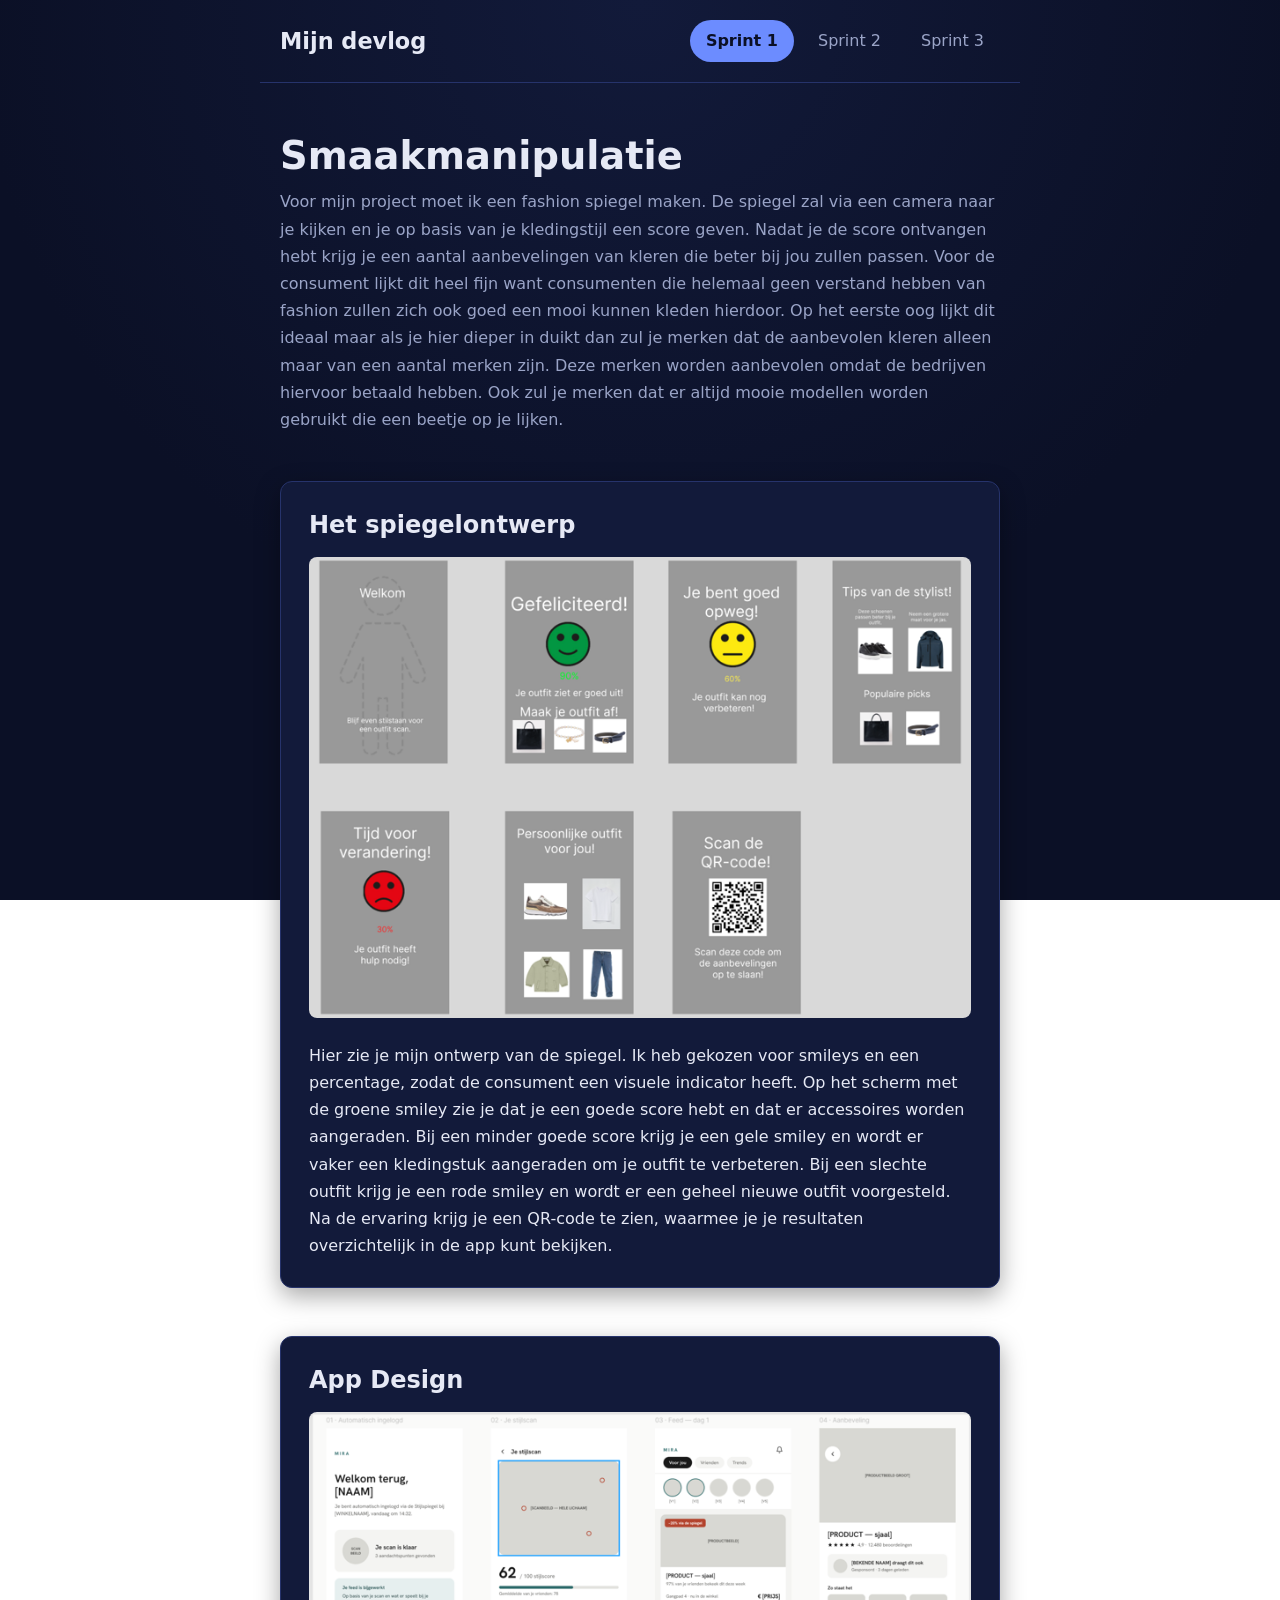
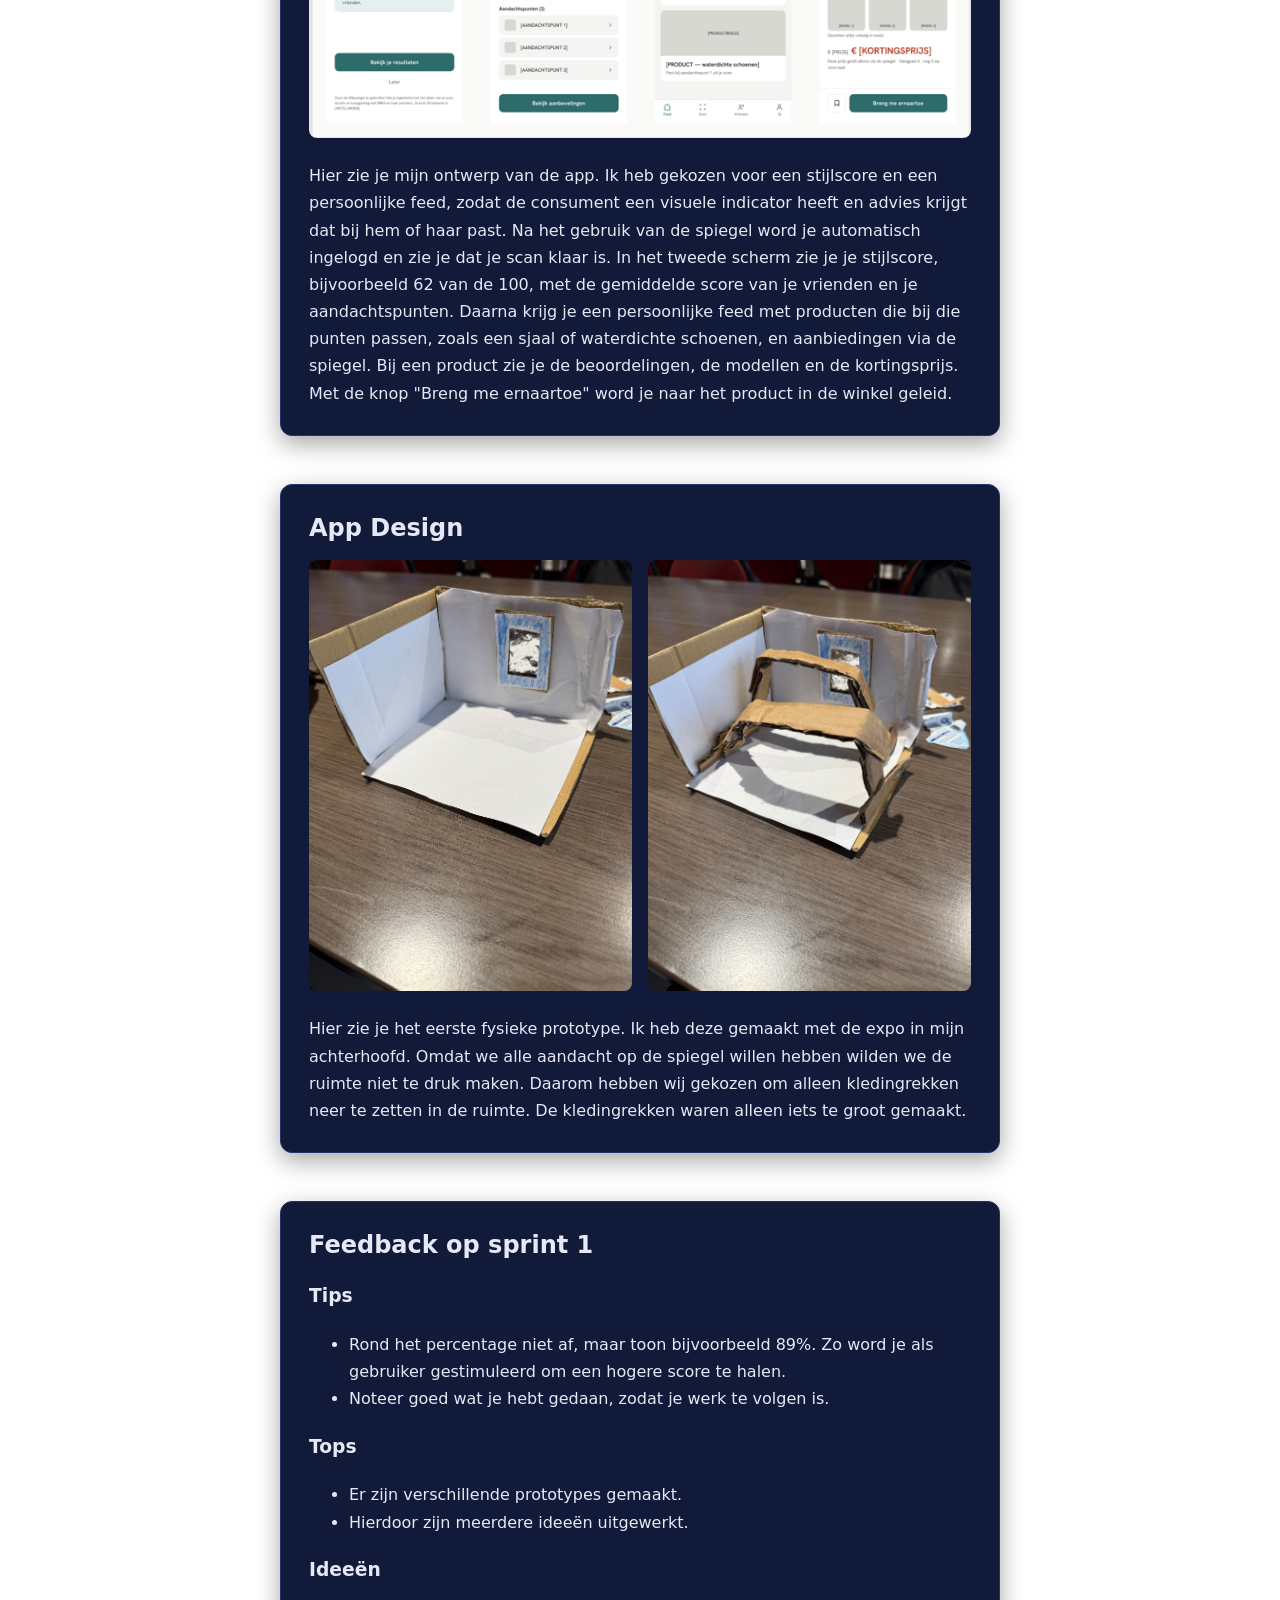
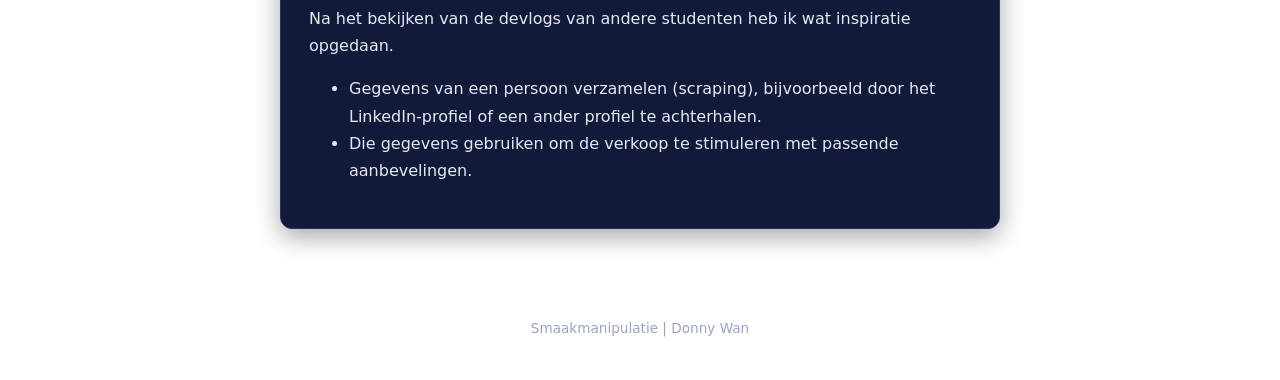
<file: index.html>
<!DOCTYPE html>
<html lang="nl">
<head>
  <meta charset="UTF-8">
  <meta name="viewport" content="width=device-width,initial-scale=1">
  <title>Mijn devlog</title>
  <link rel="stylesheet" href="style.css">
</head>
<body>
<header class="topbar">
  <a class="site-title" href="index.html">Mijn devlog</a>
  <nav class="tabs">
    <a href="index.html" class="active">Sprint 1</a>
    <a href="sprint2.html">Sprint 2</a>
    <a href="sprint3.html">Sprint 3</a>
  </nav>
</header>

  <div class="hero">
    <h1>Smaakmanipulatie</h1>
    <p>Voor mijn project moet ik een fashion spiegel maken. De spiegel zal via een camera naar je kijken en je op basis van je kledingstijl een score geven. Nadat je de score ontvangen hebt krijg je een aantal aanbevelingen van kleren die beter bij jou zullen passen. Voor de consument lijkt dit heel fijn want consumenten die helemaal geen verstand hebben van fashion zullen zich ook goed een mooi kunnen kleden hierdoor. Op het eerste oog lijkt dit ideaal maar als je hier dieper in duikt dan zul je merken dat de aanbevolen kleren alleen maar van een aantal merken zijn. Deze merken worden aanbevolen omdat de bedrijven hiervoor betaald hebben. Ook zul je merken dat er altijd mooie modellen worden gebruikt die een beetje op je lijken.</p>
  </div>

  <main>
    <section class="blok">
      <div class="blok-tekst">
        <h2>Het spiegelontwerp</h2>
        <figure>
          <img src="../afbeeldingen/spiegelontwerp.png" alt="Ontwerp van de spiegel met smileys en een percentage" loading="lazy">
        </figure>
        <p>Hier zie je mijn ontwerp van de spiegel. Ik heb gekozen voor smileys en een percentage, zodat de consument een visuele indicator heeft. Op het scherm met de groene smiley zie je dat je een goede score hebt en dat er accessoires worden aangeraden. Bij een minder goede score krijg je een gele smiley en wordt er vaker een kledingstuk aangeraden om je outfit te verbeteren. Bij een slechte outfit krijg je een rode smiley en wordt er een geheel nieuwe outfit voorgesteld. Na de ervaring krijg je een QR-code te zien, waarmee je je resultaten overzichtelijk in de app kunt bekijken.</p>
      </div>
    </section>
  </main>
    <main>
    <section class="blok">
      <div class="blok-tekst">
        <h2>App Design</h2>
        <figure>
          <img src="../afbeeldingen/app-design.png" alt="Ontwerp van app" loading="lazy">
        </figure>
        <p>Hier zie je mijn ontwerp van de app. Ik heb gekozen voor een stijlscore en een persoonlijke feed, zodat de consument een visuele indicator heeft en advies krijgt dat bij hem of haar past.
          Na het gebruik van de spiegel word je automatisch ingelogd en zie je dat je scan klaar is. In het tweede scherm zie je je stijlscore, bijvoorbeeld 62 van de 100, met de gemiddelde score van je vrienden en je aandachtspunten. Daarna krijg je een persoonlijke feed met producten die bij die punten passen, zoals een sjaal of waterdichte schoenen, en aanbiedingen via de spiegel. Bij een product zie je de beoordelingen, de modellen en de kortingsprijs. Met de knop "Breng me ernaartoe" word je naar het product in de winkel geleid.</p>
      </div>
    </section>
  </main>
  <main>
    <section class="blok">
      <div class="blok-tekst">
        <h2>App Design</h2>
        <figure>
          <img src="../afbeeldingen/fysieke-prototype.jpg" alt="fysieke prototype" loading="lazy">
          <img src="../afbeeldingen/fysieke-prototype2.jpg" alt="fysieke prototype" loading="lazy">
        </figure>
        <p>Hier zie je het eerste fysieke prototype. Ik heb deze gemaakt met de expo in mijn achterhoofd. Omdat we alle aandacht op de spiegel willen hebben wilden we de ruimte niet te druk maken. Daarom hebben wij gekozen om alleen kledingrekken neer te zetten in de ruimte. De kledingrekken waren alleen iets te groot gemaakt.</p>
      </div>
    </section>
  </main>
  <main>
    <section class="blok">
      <div class="blok-tekst">
        <h2>Feedback op sprint 1</h2>

        <h3>Tips</h3>
        <ul>
          <li>Rond het percentage niet af, maar toon bijvoorbeeld 89%. Zo word je als gebruiker gestimuleerd om een hogere score te halen.</li>
          <li>Noteer goed wat je hebt gedaan, zodat je werk te volgen is.</li>
        </ul>
    
        <h3>Tops</h3>
        <ul>
          <li>Er zijn verschillende prototypes gemaakt.</li>
          <li>Hierdoor zijn meerdere ideeën uitgewerkt.</li>
        </ul>
    
        <h3>Ideeën</h3>
        <p>Na het bekijken van de devlogs van andere studenten heb ik wat inspiratie opgedaan.</p>
        <ul>
          <li>Gegevens van een persoon verzamelen (scraping), bijvoorbeeld door het LinkedIn-profiel of een ander profiel te achterhalen.</li>
          <li>Die gegevens gebruiken om de verkoop te stimuleren met passende aanbevelingen.</li>
        </ul>
      </div>
    </section>
  </main>
  
  <footer>Smaakmanipulatie | Donny Wan</footer>
</body>
</html>
</file>
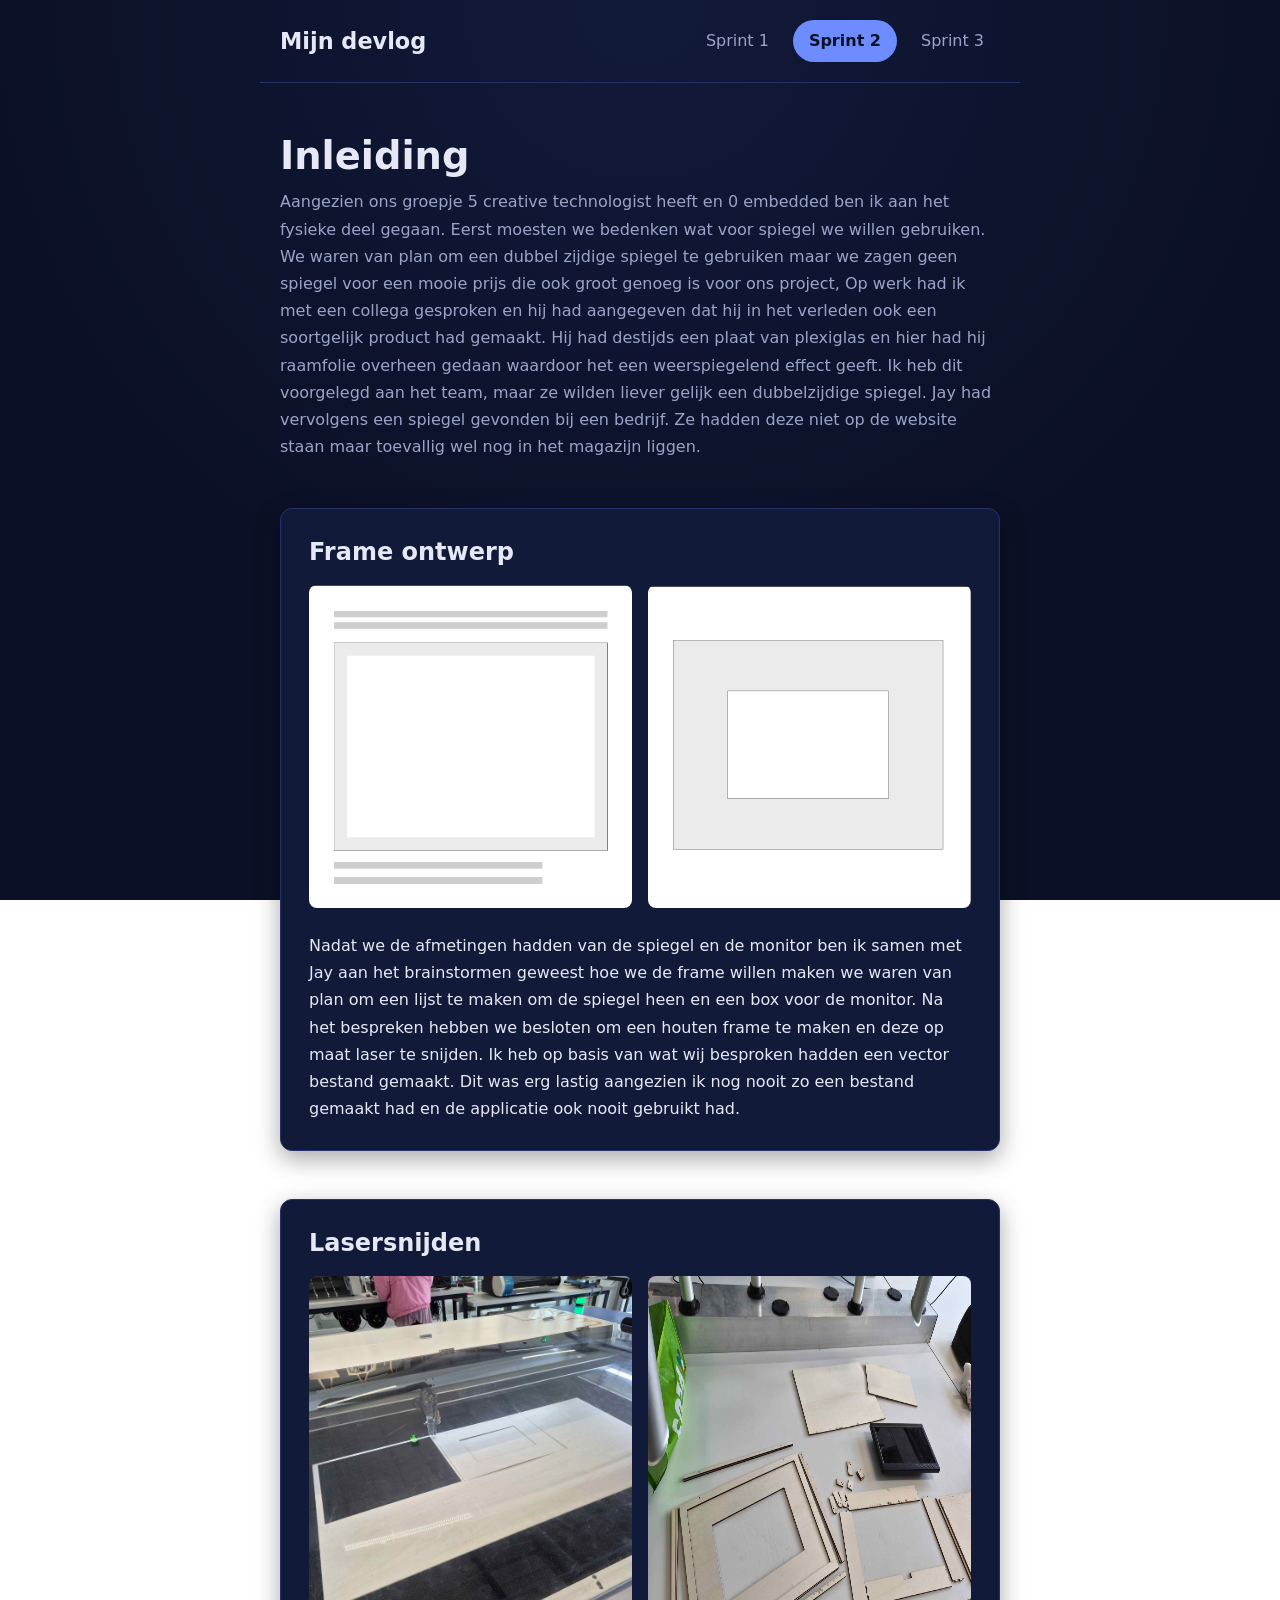
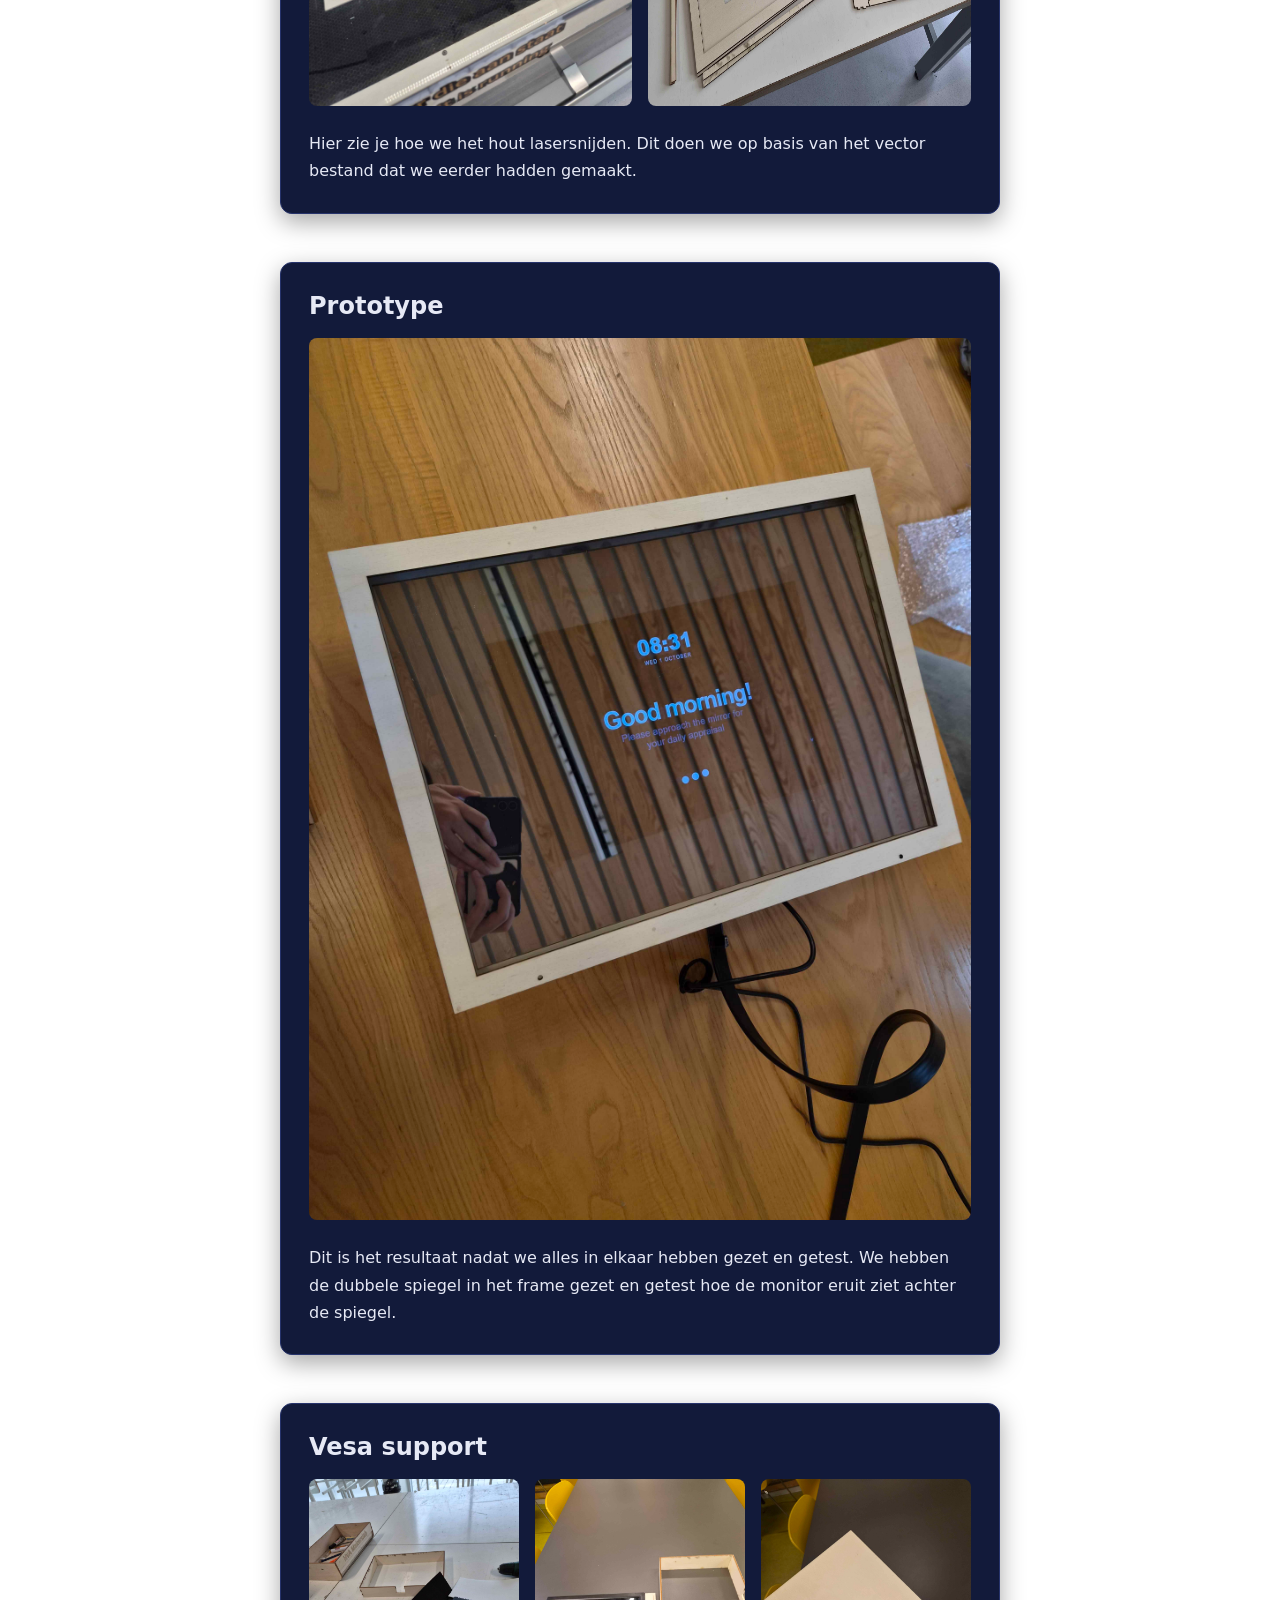
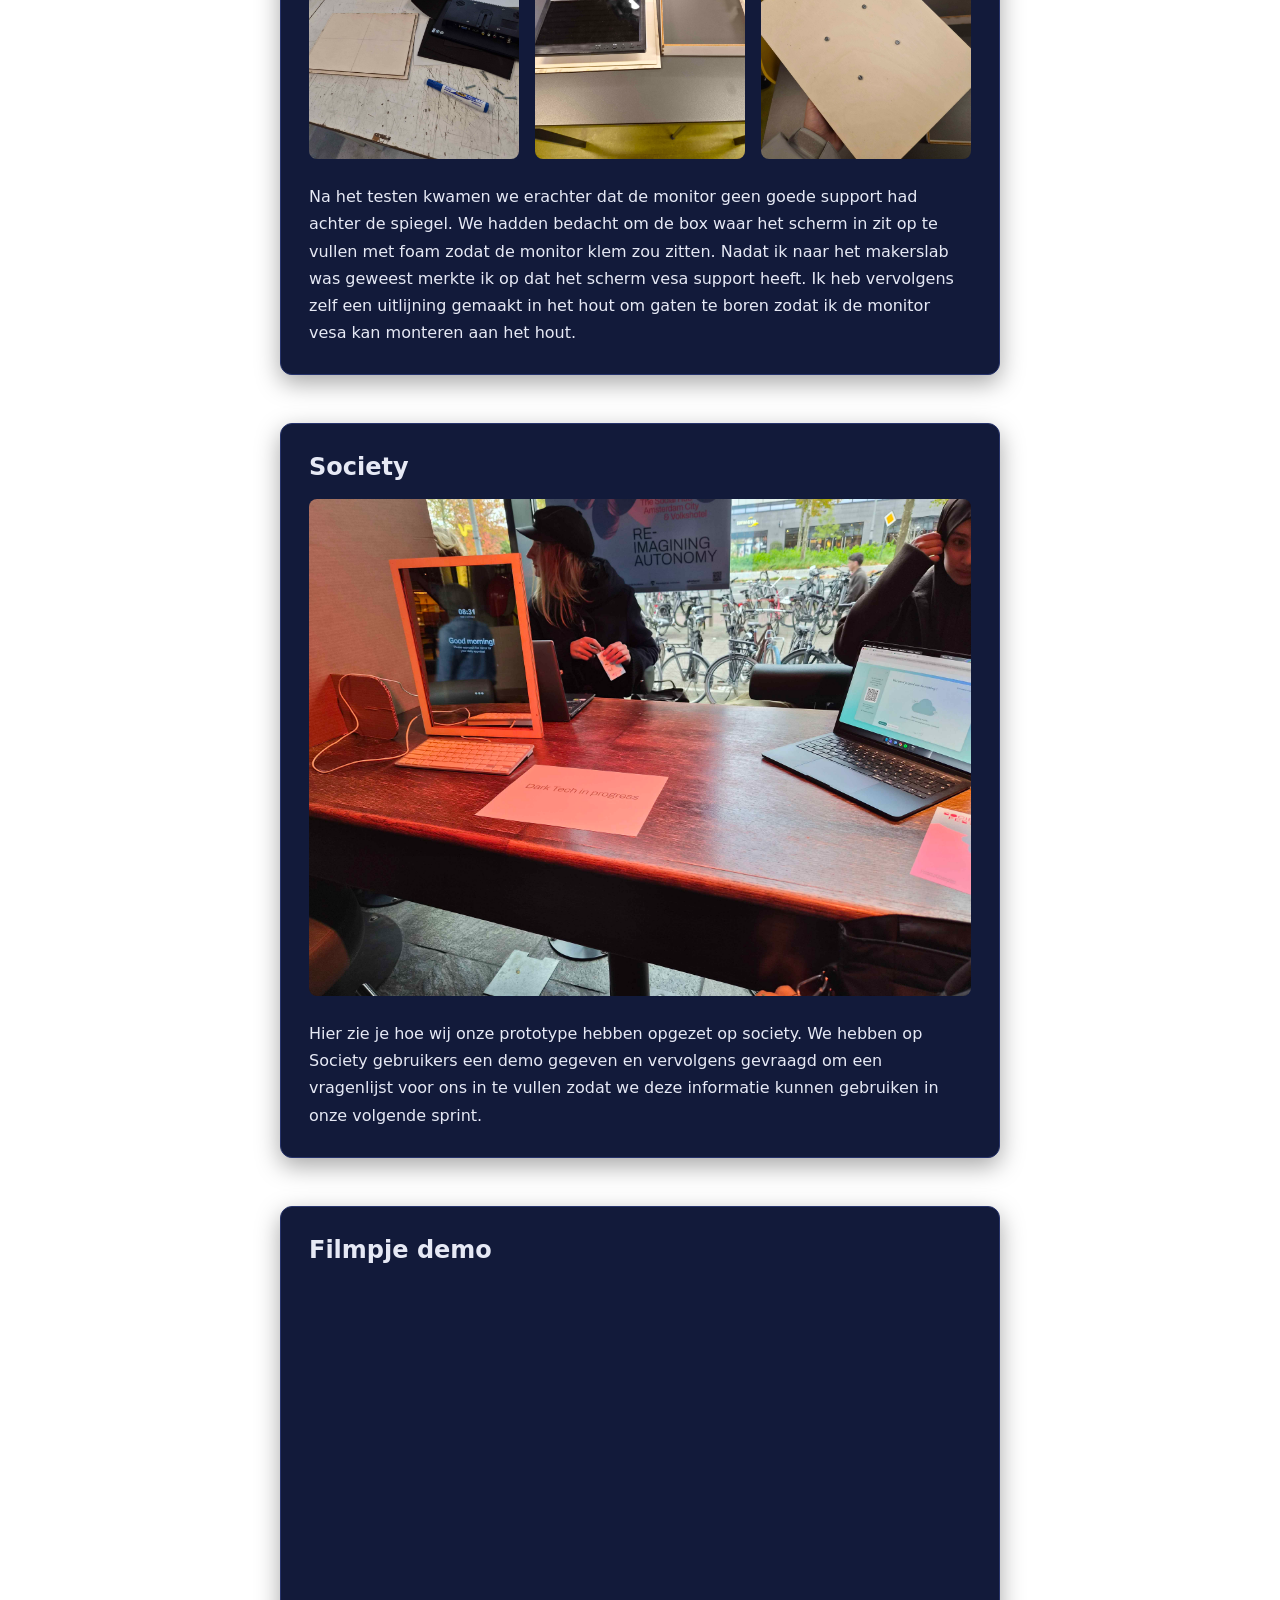
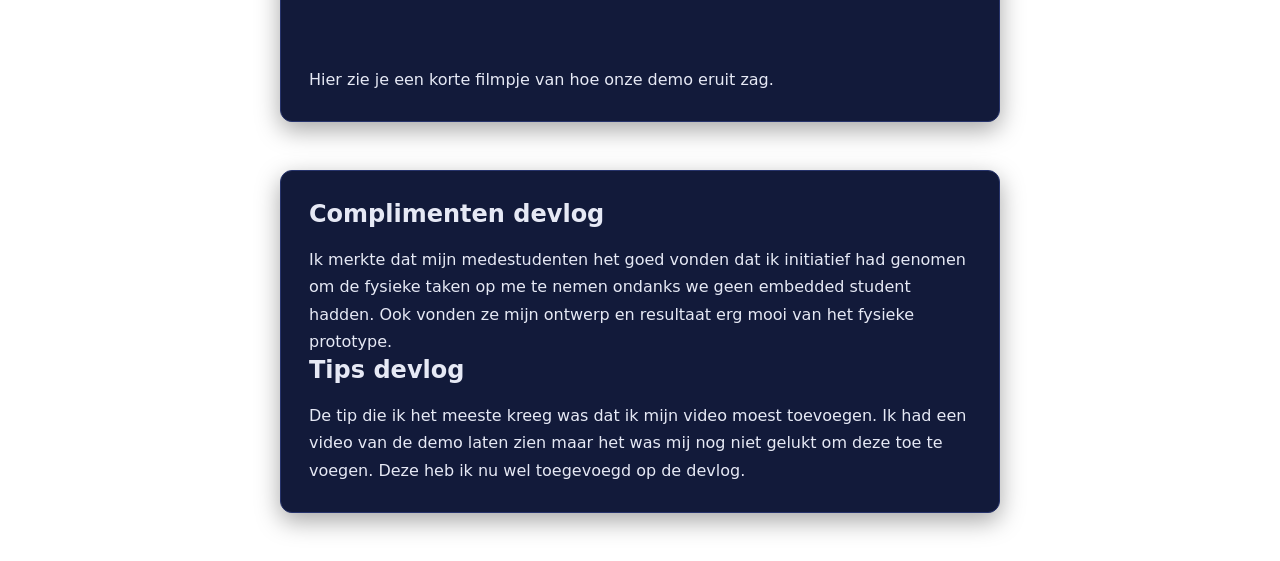
<file: sprint2.html>
<!DOCTYPE html>
<html lang="nl">
<head>
  <meta charset="UTF-8">
  <meta name="viewport" content="width=device-width,initial-scale=1">
  <title>Sprint 2 - Mijn devlog</title>
  <link rel="stylesheet" href="style.css">
</head>
<header class="topbar">
  <a class="site-title" href="sprint2.html">Mijn devlog</a>
  <nav class="tabs">
    <a href="index.html">Sprint 1</a>
    <a href="sprint2.html" class="active">Sprint 2</a>   
    <a href="sprint3.html">Sprint 3</a>
  </nav>
</header>
  <div class="hero">
    <h1>Inleiding</h1>
    <p>Aangezien ons groepje 5 creative technologist heeft en 0 embedded ben ik aan het fysieke deel gegaan. Eerst moesten we bedenken wat voor spiegel we willen gebruiken. We waren van plan om een dubbel zijdige spiegel te gebruiken maar we zagen geen spiegel voor een mooie prijs die ook groot genoeg is voor ons project, Op werk had ik met een collega gesproken en hij had aangegeven dat hij in het verleden ook een soortgelijk product had gemaakt. Hij had destijds een plaat van plexiglas en hier had hij raamfolie overheen gedaan waardoor het een weerspiegelend effect geeft. Ik heb dit voorgelegd aan het team, maar ze wilden liever gelijk een dubbelzijdige spiegel. Jay had vervolgens een spiegel gevonden bij een bedrijf. Ze hadden deze niet op de website staan maar toevallig wel nog in het magazijn liggen. </p>
  </div>
<main>
  <section class="blok">
    <div class="blok-tekst">
      <h2>Frame ontwerp</h2>
      <figure>
        <img src="../afbeeldingen/voorkant spiegel.png" alt="Vector bestand van voorkant" loading="lazy">
        <img src="../afbeeldingen/achterkant spiegel.png" alt="Vector bestand van achterkant" loading="lazy">
      </figure>
      <p>Nadat we de afmetingen hadden van de spiegel en de monitor ben ik samen met Jay aan het brainstormen geweest hoe we de frame willen maken we waren van plan om een lijst te maken om de spiegel heen en een box voor de monitor. Na het bespreken hebben we besloten om een houten frame te maken en deze op maat laser te snijden.  Ik heb op basis van wat wij besproken hadden een vector bestand gemaakt. Dit was erg lastig aangezien ik nog nooit zo een bestand gemaakt had en de applicatie ook nooit gebruikt had.</p>
    </div>
  </section>
</main>
<main>
  <section class="blok">
    <div class="blok-tekst">
      <h2>Lasersnijden</h2>
      <figure>
        <img src="../afbeeldingen/lasersnijden.jpg" alt="lasersnijden" loading="lazy">
        <img src="../afbeeldingen/hout los.jpg" alt="houten onderdelen los" loading="lazy">
      </figure>
      <p>Hier zie je hoe we het hout lasersnijden. Dit doen we op basis van het vector bestand dat we eerder hadden gemaakt.</p>
    </div>
  </section>
</main>
<main>
  <section class="blok">
    <div class="blok-tekst">
      <h2>Prototype</h2>
      <figure>
        <img src="../afbeeldingen/resultaat prototype.jpg" alt="resultaat" loading="lazy">
      </figure>
      <p>Dit is het resultaat nadat we alles in elkaar hebben gezet en getest. We hebben de dubbele spiegel in het frame gezet en getest hoe de monitor eruit ziet achter de spiegel.</p>
    </div>
  </section>
</main>
<main>
  <section class="blok">
    <div class="blok-tekst">
      <h2>Vesa support</h2>
      <figure>
        <img src="../afbeeldingen/uitlijning vesa.jpg" alt="uitlijning vesa" loading="lazy">
        <img src="../afbeeldingen/vesa gemonteerd scherm.jpg" alt="vesa gemonteerd scherm" loading="lazy">
        <img src="../afbeeldingen/vesa achterkant.jpg" alt="vesa achterkant" loading="lazy">
      </figure>
      <p>Na het testen kwamen we erachter dat de monitor geen goede support had achter de spiegel. We hadden bedacht om de box waar het scherm in zit op te vullen met foam zodat de monitor klem zou zitten. Nadat ik naar het makerslab was geweest merkte ik op dat het scherm vesa support heeft. Ik heb vervolgens zelf een uitlijning gemaakt in het hout om gaten te boren zodat ik de monitor vesa kan monteren aan het hout.</p>
    </div>
  </section>
</main>
<main>
  <section class="blok">
    <div class="blok-tekst">
      <h2>Society</h2>
      <figure>
        <img src="../afbeeldingen/society.jpg" alt="Society" loading="lazy">
      </figure>
      <p>Hier zie je hoe wij onze prototype hebben opgezet op society. We hebben op Society gebruikers een demo gegeven en vervolgens gevraagd om een vragenlijst voor ons in te vullen zodat we deze informatie kunnen gebruiken in onze volgende sprint.</p>
    </div>
  </section>
</main>
<main>
  <section class="blok">
    <div class="blok-tekst">
      <h2>Filmpje demo</h2>
      <figure>
         <iframe src="https://icthva-my.sharepoint.com/personal/donny_wan_hva_nl/_layouts/15/embed.aspx?UniqueId=fde0774b-387e-4968-b0cf-586e631655e0&embed=%7B%22ust%22%3Atrue%2C%22hv%22%3A%22CopyEmbedCode%22%7D&referrer=StreamWebApp&referrerScenario=EmbedDialog.Create" width="640" height="360" frameborder="0" scrolling="no" allowfullscreen title="demo_society.mp4"></iframe>
      </figure>
      <p>Hier zie je een korte filmpje van hoe onze demo eruit zag.</p>
    </div>
  </section>
</main>
<main>
  <section class="blok">
    <div class="blok-tekst">
      <h2>Complimenten devlog</h2>
      <p>Ik merkte dat mijn medestudenten het goed vonden dat ik initiatief had genomen om de fysieke taken op me te nemen ondanks we geen embedded student hadden. Ook vonden ze mijn ontwerp en resultaat erg mooi van het fysieke prototype.</p>

      <h2>Tips devlog</h2>
      <p>De tip die ik het meeste kreeg was dat ik mijn video moest toevoegen. Ik had een video van de demo laten zien maar het was mij nog niet gelukt om deze toe te voegen. Deze heb ik nu wel toegevoegd op de devlog.</p>
    </div>
  </section>
</main>
</file>
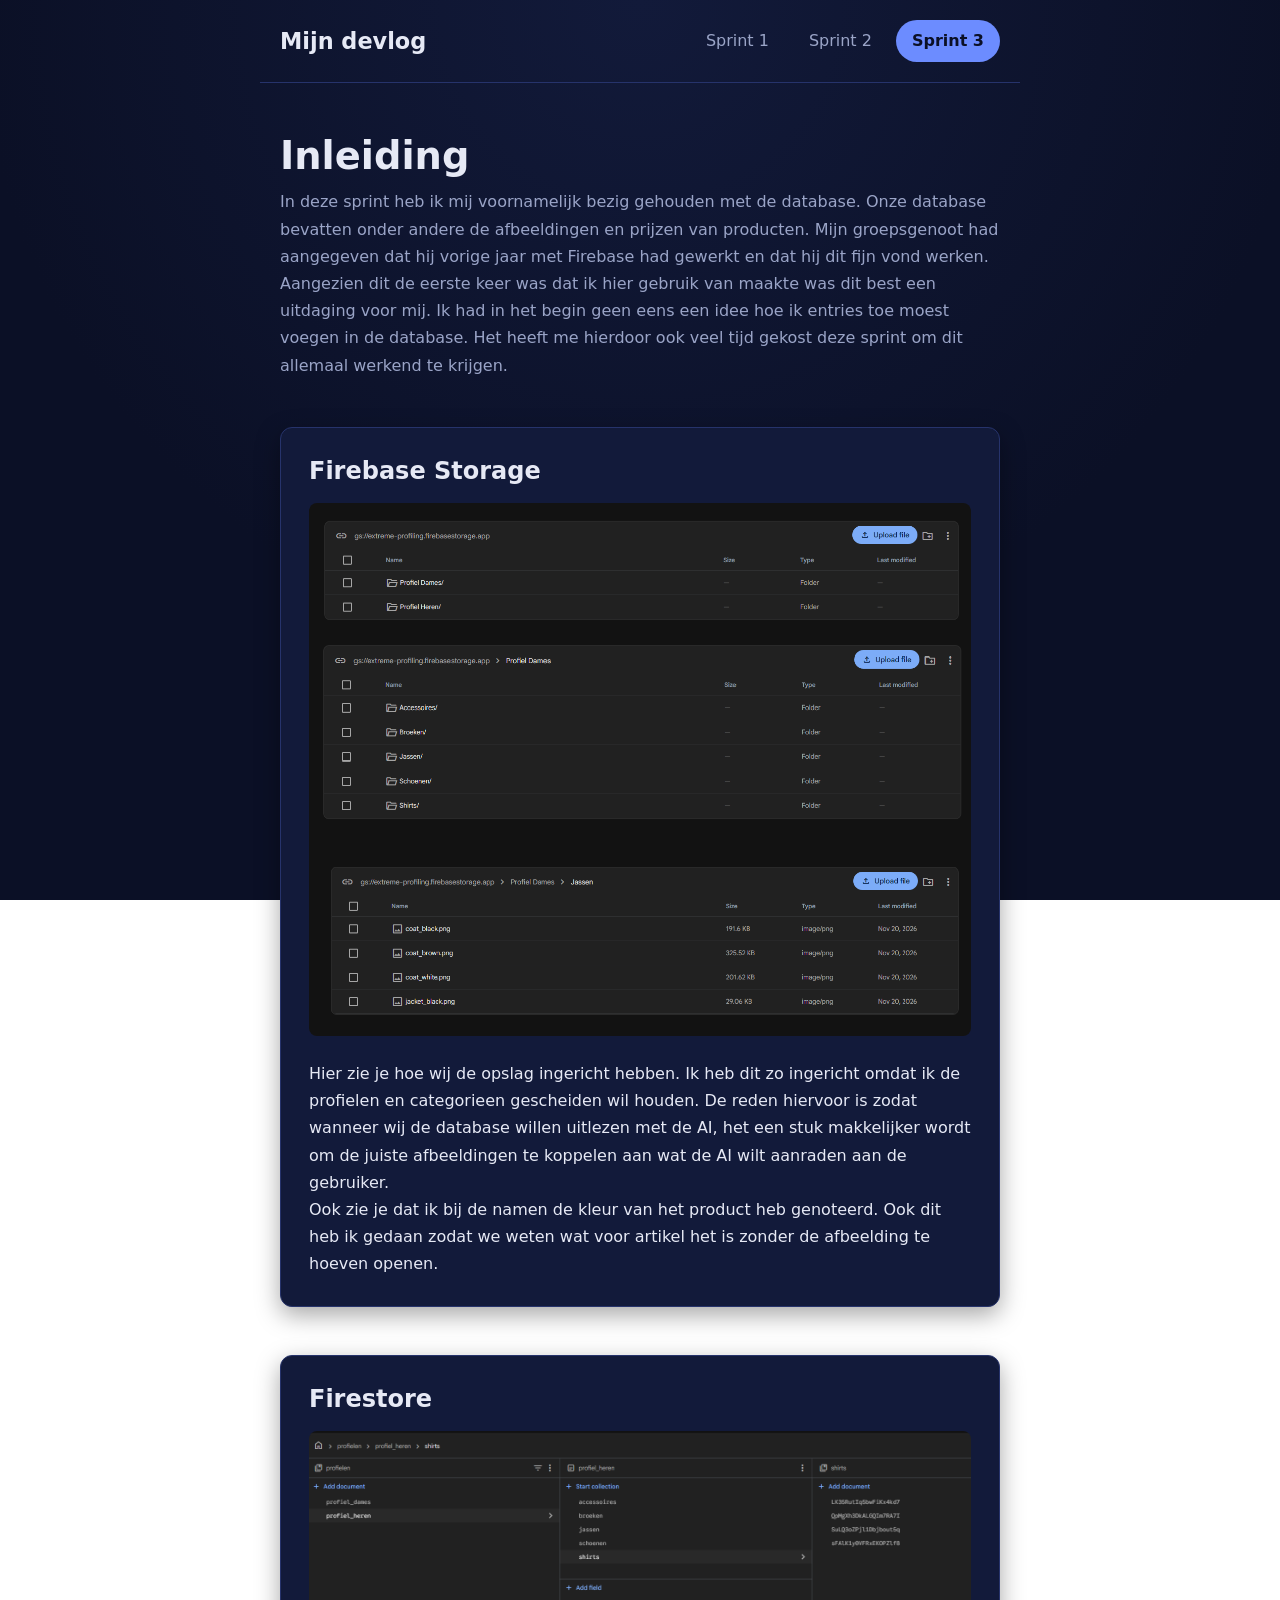
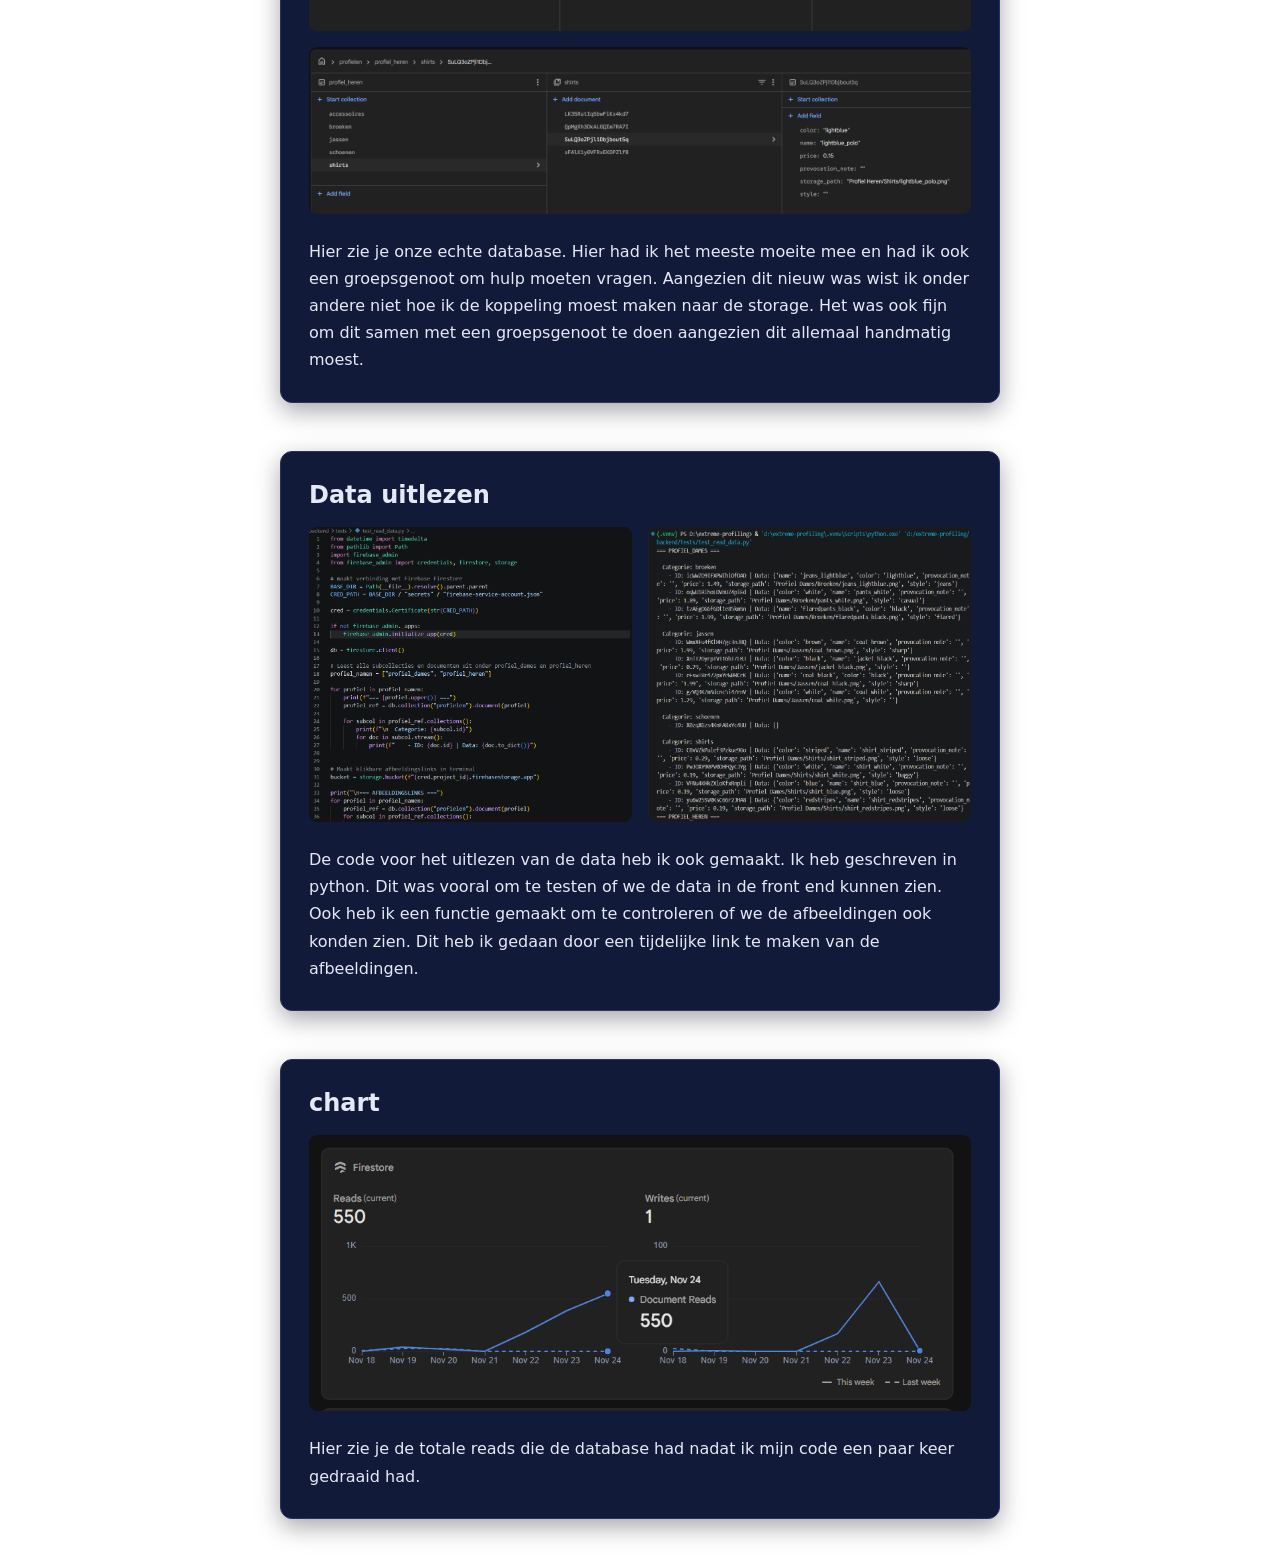
<file: sprint3.html>
<!DOCTYPE html>
<html lang="nl">
<head>
  <meta charset="UTF-8">
  <meta name="viewport" content="width=device-width,initial-scale=1">
  <title>Mijn devlog</title>
  <link rel="stylesheet" href="style.css">
</head>
<body>
<header class="topbar">
  <a class="site-title" href="index.html">Mijn devlog</a>
  <nav class="tabs">
    <a href="index.html">Sprint 1</a>
    <a href="sprint2.html">Sprint 2</a>
    <a href="sprint3.html" class="active">Sprint 3</a>
  </nav>
</header>
<div class="hero">
    <h1>Inleiding</h1>
    <p>In deze sprint heb ik mij voornamelijk bezig gehouden met de database. Onze database bevatten onder andere de afbeeldingen en prijzen van producten. Mijn groepsgenoot had aangegeven dat hij vorige jaar met Firebase had gewerkt en dat hij dit fijn vond werken. Aangezien dit de eerste keer was dat ik hier gebruik van maakte was dit best een uitdaging voor mij. Ik had in het begin geen eens een idee hoe ik entries toe moest voegen in de database. Het heeft me hierdoor ook veel tijd gekost deze sprint om dit allemaal werkend te krijgen.</p>
  </div>
<main>
  <section class="blok">
    <div class="blok-tekst">
      <h2>Firebase Storage</h2>
      <figure>
        <img src="../afbeeldingen/storage.png" alt="voorbeeld van storage" loading="lazy">
      </figure>
      <p>Hier zie je hoe wij de opslag ingericht hebben. Ik heb dit zo ingericht omdat ik de profielen en categorieen gescheiden wil houden. De reden hiervoor is zodat wanneer wij de database willen uitlezen met de AI, het een stuk makkelijker wordt om de juiste afbeeldingen te koppelen aan wat de AI wilt aanraden aan de gebruiker.<br>Ook zie je dat ik bij de namen de kleur van het product heb genoteerd. Ook dit heb ik gedaan zodat we weten wat voor artikel het is zonder de afbeelding te hoeven openen.</p>
    </div>
  </section>
</main>
<main>
  <section class="blok">
    <div class="blok-tekst">
      <h2>Firestore</h2>
      <figure class="onder-elkaar">
        <img src="../afbeeldingen/firestore.png" alt="database structuur" loading="lazy">
        <img src="../afbeeldingen/firestore_id.png" alt="voorbeeld van een id" loading="lazy">
      </figure>
      <p>Hier zie je onze echte database. Hier had ik het meeste moeite mee en had ik ook een groepsgenoot om hulp moeten vragen. Aangezien dit nieuw was wist ik onder andere niet hoe ik de koppeling moest maken naar de storage. Het was ook fijn om dit samen met een groepsgenoot te doen aangezien dit allemaal handmatig moest.</p>
    </div>
  </section>
</main>
<main>
  <section class="blok">
    <div class="blok-tekst">
      <h2>Data uitlezen</h2>
      <figure>
        <img src="../afbeeldingen/code.png" alt="code" loading="lazy">
        <img src="../afbeeldingen/database_uitlezen.png" alt="database informatie die uitgelezen wordt" loading="lazy">
      </figure>
      <p>De code voor het uitlezen van de data heb ik ook gemaakt. Ik heb geschreven in python. Dit was vooral om te testen of we de data in de front end kunnen zien. Ook heb ik een functie gemaakt om te controleren of we de afbeeldingen ook konden zien. Dit heb ik gedaan door een tijdelijke link te maken van de afbeeldingen.</p>
    </div>
  </section>
</main>
<main>
  <section class="blok">
    <div class="blok-tekst">
      <h2>chart</h2>
      <figure>
        <img src="../afbeeldingen/chart.png" alt="total reads" loading="lazy">
      </figure>
      <p>Hier zie je de totale reads die de database had nadat ik mijn code een paar keer gedraaid had.</p>
    </div>
  </section>
</main>
</file>
<file: style.css>
/* ===== Kleuren (pas hier je thema aan) ===== */
:root {
  --bg: #0b1026;
  --bg-soft: #121a3a;
  --border: #26336b;
  --text: #e6e9f5;
  --muted: #9aa4c7;
  --accent: #6c8cff;
  --accent-hover: #9bb1ff;
  --code-bg: #0a0f22;
  --radius: 12px;
  --shadow: 0 8px 24px rgba(0, 0, 0, 0.35);
}

/* ===== Basis ===== */
* {
  box-sizing: border-box;
}

body {
  margin: 0;
  font-family: "Segoe UI", system-ui, sans-serif;
  line-height: 1.7;
  color: var(--text);
  background: radial-gradient(circle at top, var(--bg-soft), var(--bg) 60%) fixed;
}

a {
  color: var(--accent);
  transition: color 0.2s;
}

a:hover {
  color: var(--accent-hover);
}

h1,
h2 {
  line-height: 1.3;
}

h2 {
  margin-top: 3rem;
  padding-bottom: 0.4rem;
  border-bottom: 1px solid var(--border);
}

main {
  max-width: 760px;
  margin: 2rem auto;
  padding: 0 1.25rem;
}

.date {
  color: var(--muted);
  font-size: 0.85rem;
}

/* ===== Header en footer ===== */
.topbar {
  display: flex;
  justify-content: space-between;
  align-items: center;
  flex-wrap: wrap;
  gap: 0.75rem;
  max-width: 760px;
  margin: 0 auto;
  padding: 1.25rem;
  border-bottom: 1px solid var(--border);
}

.tabs {
  display: flex;
  gap: 0.5rem;
}

.tabs a {
  padding: 0.45rem 1rem;
  border-radius: 999px;
  color: var(--muted);
  text-decoration: none;
  font-weight: 500;
  transition: background 0.2s, color 0.2s;
}

.tabs a:hover {
  color: var(--text);
  background: var(--bg-soft);
}

.tabs a.active {
  background: var(--accent);
  color: var(--bg);
  font-weight: 600;
}

.site-title {
  font-size: 1.4rem;
  font-weight: 700;
  color: var(--text);
  text-decoration: none;
}

footer {
  padding: 2.5rem 1rem;
  text-align: center;
  color: var(--muted);
  font-size: 0.85rem;
}

/* ===== Startpagina ===== */
.hero {
  max-width: 760px;
  margin: 3rem auto 1rem;
  padding: 0 1.25rem;
}

.hero h1 {
  margin: 0 0 0.5rem;
  font-size: 2.4rem;
}

.hero p {
  margin: 0;
  color: var(--muted);
}

.postlist {
  max-width: 760px;
  margin: 0 auto;
  padding: 0 1.25rem;
}

.item {
  display: block;
  padding: 1.6rem 0;
  border-bottom: 1px solid var(--border);
  color: var(--text);
  text-decoration: none;
}

.item h2 {
  margin: 0.2rem 0 0.4rem;
  padding: 0;
  border: 0;
  font-size: 1.5rem;
  transition: color 0.2s;
}

.item:hover h2 {
  color: var(--accent-hover);
}

.item p {
  margin: 0;
  color: var(--muted);
}

/* ===== Artikel ===== */
article {
  font-size: 1.1rem;
  line-height: 1.85;
}

article h1 {
  margin: 0.3rem 0 1rem;
  font-size: 2.2rem;
}

article p {
  margin: 1.2rem 0;
}

/* ===== Foto's ===== */
figure {
  margin: 2.5rem 0;
}

figure img {
  display: block;
  width: 100%;
  border: 1px solid var(--border);
  border-radius: var(--radius);
  box-shadow: var(--shadow);
}

figcaption {
  margin-top: 0.6rem;
  text-align: center;
  font-size: 0.85rem;
  font-style: italic;
  color: var(--muted);
}
/* ===== Code en citaten ===== */
code {
  padding: 0.15em 0.4em;
  background: var(--code-bg);
  border-radius: 6px;
  color: #a9c1ff;
  font-family: Consolas, monospace;
  font-size: 0.9em;
}

pre {
  padding: 1rem;
  overflow-x: auto;
  background: var(--code-bg);
  border: 1px solid var(--border);
  border-radius: var(--radius);
}

pre code {
  padding: 0;
  background: none;
}

blockquote {
  margin: 1.5rem 0;
  padding: 0.5rem 1.2rem;
  background: var(--bg-soft);
  border-left: 4px solid var(--accent);
  border-radius: 0 var(--radius) var(--radius) 0;
  color: var(--muted);
}

.blok {
  max-width: 760px;
  margin: 3rem auto;
  background: var(--bg-soft);
  border: 1px solid var(--border);
  border-radius: var(--radius);
  box-shadow: var(--shadow);
  overflow: hidden;
}

.blok figure {
  margin: 0;
}

.blok figure img {
  display: block;
  max-width: 100%;
  width: 100%;
  height: auto;
  border: 0;
  border-radius: 0;
  box-shadow: none;
}

.blok-tekst {
  padding: 1.75rem;
}

.blok-tekst h2 {
  margin: 0 0 1rem;
  padding-bottom: 0;
  border-bottom: 0;
}

.blok-tekst p {
  margin: 0;
}

.blok-tekst figure {
  display: flex;
  gap: 1rem;
  margin: 0 0 1.5rem;
}

.blok-tekst figure img {
  flex: 1 1 0;
  min-width: 0;
  width: 50%;
  height: auto;
  border-radius: 8px;
}

.blok-tekst figure.onder-elkaar {
  flex-direction: column;
  gap: 1rem;
}

.blok-tekst figure.onder-elkaar img {
  flex: none;
  width: 100% !important;
  max-width: 100%;
  height: auto;
}

@media (max-width: 600px) {
  .blok-tekst figure {
    flex-direction: column;
  }

  .blok-tekst figure img {
    width: 100%;
  }
}
</file>
